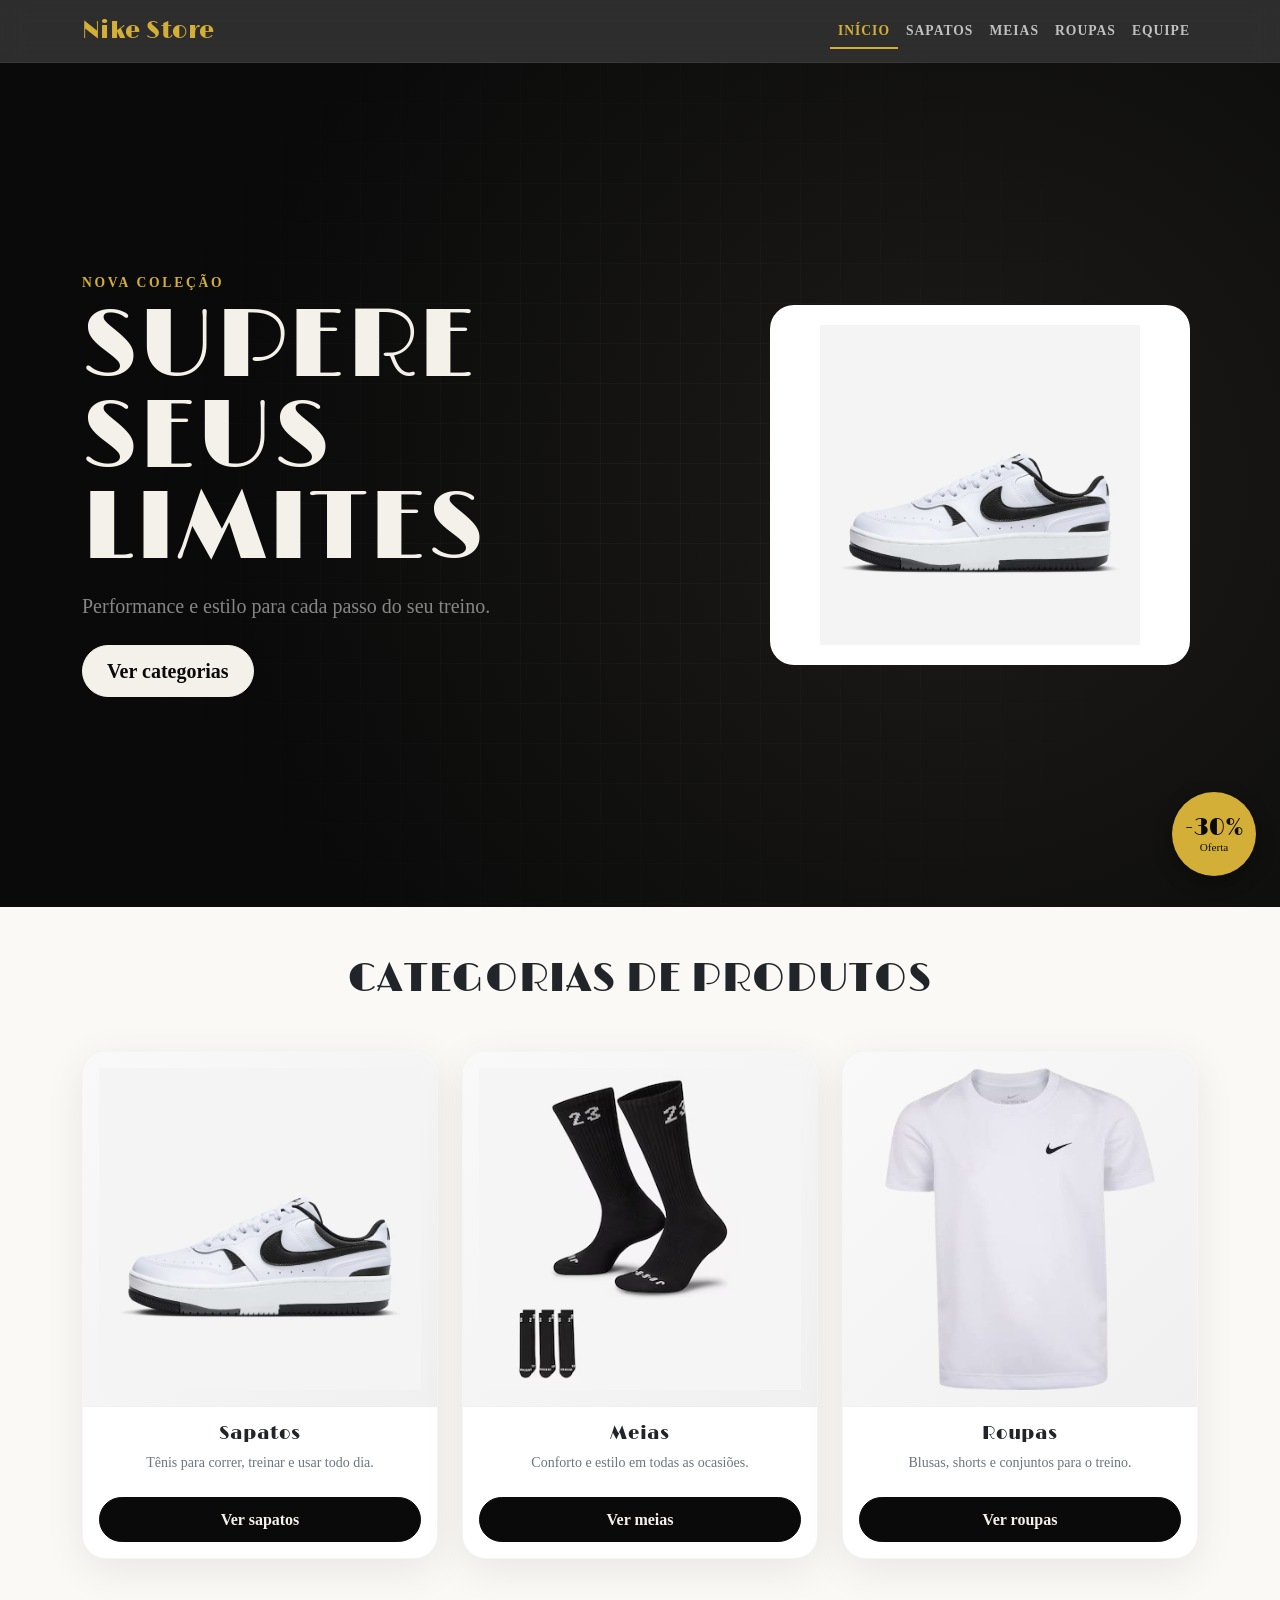
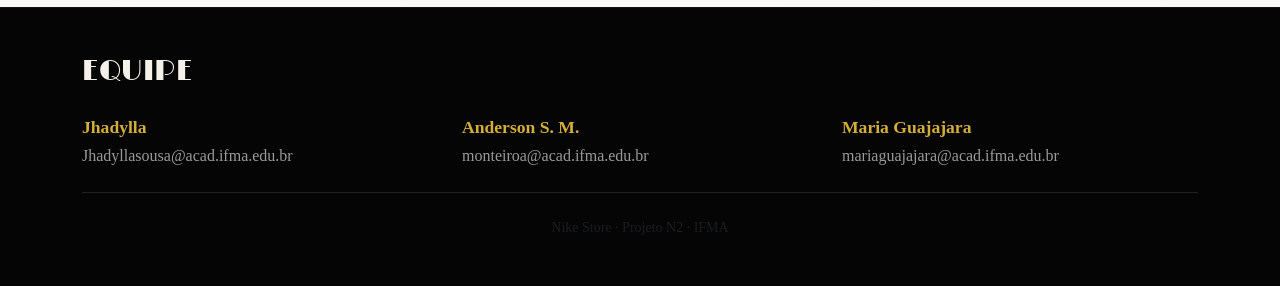
<file: index.html>
<!DOCTYPE html>
<html lang="pt-br">
<head>
  <meta charset="UTF-8">
  <meta name="viewport" content="width=device-width, initial-scale=1">
  <meta name="description" content="Nike Store: as melhores marcas de tênis, meias e roupas esportivas.">
  <title>Nike Store</title>

  <link rel="preconnect" href="https://fonts.googleapis.com">
  <link rel="preconnect" href="https://fonts.gstatic.com" crossorigin>
  <link href="https://fonts.googleapis.com/css2?family=Libre+Caslon+Condensed:wght@400;600;700&family=Limelight&display=swap" rel="stylesheet">
  <link href="https://cdn.jsdelivr.net/npm/bootstrap@5.3.3/dist/css/bootstrap.min.css" rel="stylesheet">
  
  <!-- Caminho do CSS dentro de assets -->
  <link rel="stylesheet" href="assets/css/style.css">
</head>
<body>
  <header>
    <nav class="navbar navbar-expand-md navbar-dark navbar-glass">
      <div class="container">
        <a class="navbar-brand" href="index.html">Nike Store</a>
        <button class="navbar-toggler" type="button" data-bs-toggle="collapse" data-bs-target="#menu"
                aria-controls="menu" aria-expanded="false" aria-label="Abrir menu">
          <span class="navbar-toggler-icon"></span>
        </button>
        <div class="collapse navbar-collapse" id="menu">
          <ul class="navbar-nav ms-auto">
            <li class="nav-item"><a class="nav-link active" aria-current="page" href="index.html">Início</a></li>
            <li class="nav-item"><a class="nav-link" href="pages/sapatos.html">Sapatos</a></li>
            <li class="nav-item"><a class="nav-link" href="pages/meia.html">Meias</a></li>
            <li class="nav-item"><a class="nav-link" href="pages/roupa.html">Roupas</a></li>
            <li class="nav-item"><a class="nav-link" href="#equipe">Equipe</a></li>
          </ul>
        </div>
      </div>
    </nav>
  </header>

  <main>
    <section id="inicio" class="hero-section text-white d-flex align-items-center py-5">
      <div class="container">
        <div class="row align-items-center g-4 gx-md-5">
          <div class="col-12 col-md-7 text-center text-md-start">
            <p class="hero-etiqueta fw-semibold mb-2">Nova Coleção</p>
            <h1 class="hero-titulo mb-3">Supere seus limites</h1>
            <p class="lead mb-4 text-white-50">Performance e estilo para cada passo do seu treino.</p>
            <a href="#produtos" class="btn btn-pedir btn-lg btn-pulso px-4 btn-hover-glow">Ver categorias</a>
          </div>

          <div class="col-12 col-md-5">
            <div class="carrossel-css hero-img" role="region" aria-label="Destaques da coleção">
              <div class="carrossel-trilho">
                <img src="assets/img/produtos/sapato-branco.avif" alt="Tênis Nike">
                <img src="assets/img/produtos/blusa-branca.png" alt="Blusa Nike">
                <img src="assets/img/produtos/meia-branca-kit.jpg" alt="Meias Nike">
                <img src="assets/img/produtos/sapato-branco.avif" alt="" aria-hidden="true">
              </div>
            </div>
          </div>
        </div>
      </div>
    </section>

    <section id="produtos" class="py-5">
      <div class="container">
        <h2 class="text-center mb-5 display-6 fw-normal text-uppercase tracking-wider">Categorias de produtos</h2>
        <div class="row g-4">
          
          <div class="col-12 col-md-6 col-lg-4">
            <article class="card card-premium h-100">
              <div class="img-box p-3 text-center">
                <img src="assets/img/produtos/sapato-branco.avif" class="img-fluid" alt="Tênis Nike brancos" loading="lazy">
              </div>
              <div class="card-body text-center d-flex flex-column">
                <h3 class="card-title h5 mb-2">Sapatos</h3>
                <p class="text-secondary small mb-4">Tênis para correr, treinar e usar todo dia.</p>
                <a href="pages/sapatos.html" class="btn btn-pedir w-100 mt-auto stretched-link" aria-label="Ver sapatos">Ver sapatos</a>
              </div>
            </article>
          </div>

          <div class="col-12 col-md-6 col-lg-4">
            <article class="card card-premium h-100">
              <div class="img-box p-3 text-center">
                <img src="assets/img/produtos/meia-preta-canu-alto.avif" class="img-fluid" alt="Meias Nike pretas de cano alto" loading="lazy">
              </div>
              <div class="card-body text-center d-flex flex-column">
                <h3 class="card-title h5 mb-2">Meias</h3>
                <p class="text-secondary small mb-4">Conforto e estilo em todas as ocasiões.</p>
                <a href="pages/meia.html" class="btn btn-pedir w-100 mt-auto stretched-link" aria-label="Ver meias">Ver meias</a>
              </div>
            </article>
          </div>

          <div class="col-12 col-md-6 col-lg-4">
            <article class="card card-premium h-100">
              <div class="img-box p-3 text-center">
                <img src="assets/img/produtos/blusa-branca.png" class="img-fluid" alt="Kit de roupas Nike" loading="lazy">
              </div>
              <div class="card-body text-center d-flex flex-column">
                <h3 class="card-title h5 mb-2">Roupas</h3>
                <p class="text-secondary small mb-4">Blusas, shorts e conjuntos para o treino.</p>
                <a href="pages/roupa.html" class="btn btn-pedir w-100 mt-auto stretched-link" aria-label="Ver roupas">Ver roupas</a>
              </div>
            </article>
          </div>

        </div>
      </div>
    </section>
  </main>

  <!-- ===== OFERTA RELÂMPAGO (100% CSS) ===== -->
  <!-- O input checkbox é o gatilho invisível -->
  <input type="checkbox" id="toggle-oferta" class="oferta-checkbox" aria-hidden="true">
  
  <div class="oferta-flutuante">
    <!-- O painel que abre/fecha -->
    <div class="oferta-painel-container">
      <div class="card oferta-painel shadow border-0">
        <div class="card-body text-center">
          <span class="badge text-bg-dark mb-2">Oferta relâmpago</span>
          <h2 class="h5 fw-bold">Até 30% de desconto em tênis selecionados</h2>
          <p class="mb-3">Por tempo limitado</p>
          <a href="pages/sapatos.html" id="ofertaBtn" class="btn btn-pedir w-100">Aproveitar agora</a>
        </div>
      </div>
    </div>

    <!-- A bolinha clicável (conectada ao checkbox pelo "for") -->
    <label for="toggle-oferta" class="oferta-bolinha" role="button" tabindex="0" aria-label="Abrir oferta relâmpago">
      <span class="oferta-pct">-30%</span>
      <small>Oferta</small>
    </label>
  </div>

  <footer id="equipe" class="footer-premium py-5">
    <div class="container">
      <h2 class="h3 text-uppercase mb-4 text-center text-md-start">Equipe</h2>
      <div class="row g-4 text-center text-md-start">
        <div class="col-12 col-md-4">
          <p class="membro-nome mb-1">Jhadylla</p>
          <a class="membro-email text-break" href="mailto:Jhadyllasousa@acad.ifma.edu.br">Jhadyllasousa@acad.ifma.edu.br</a>
        </div>
        <div class="col-12 col-md-4">
          <p class="membro-nome mb-1">Anderson S. M.</p>
          <a class="membro-email text-break" href="mailto:monteiroa@acad.ifma.edu.br">monteiroa@acad.ifma.edu.br</a>
        </div>
        <div class="col-12 col-md-4">
          <p class="membro-nome mb-1">Maria Guajajara</p>
          <a class="membro-email text-break" href="mailto:mariaguajajara@acad.ifma.edu.br">mariaguajajara@acad.ifma.edu.br</a>
        </div>
      </div>
      <hr class="border-secondary my-4">
      <p class="text-center text-muted small mb-0">Nike Store · Projeto N2 · IFMA</p>
    </div>
  </footer>

  <script src="https://cdn.jsdelivr.net/npm/bootstrap@5.3.3/dist/js/bootstrap.bundle.min.js"></script>
</body>
</html>
</file>
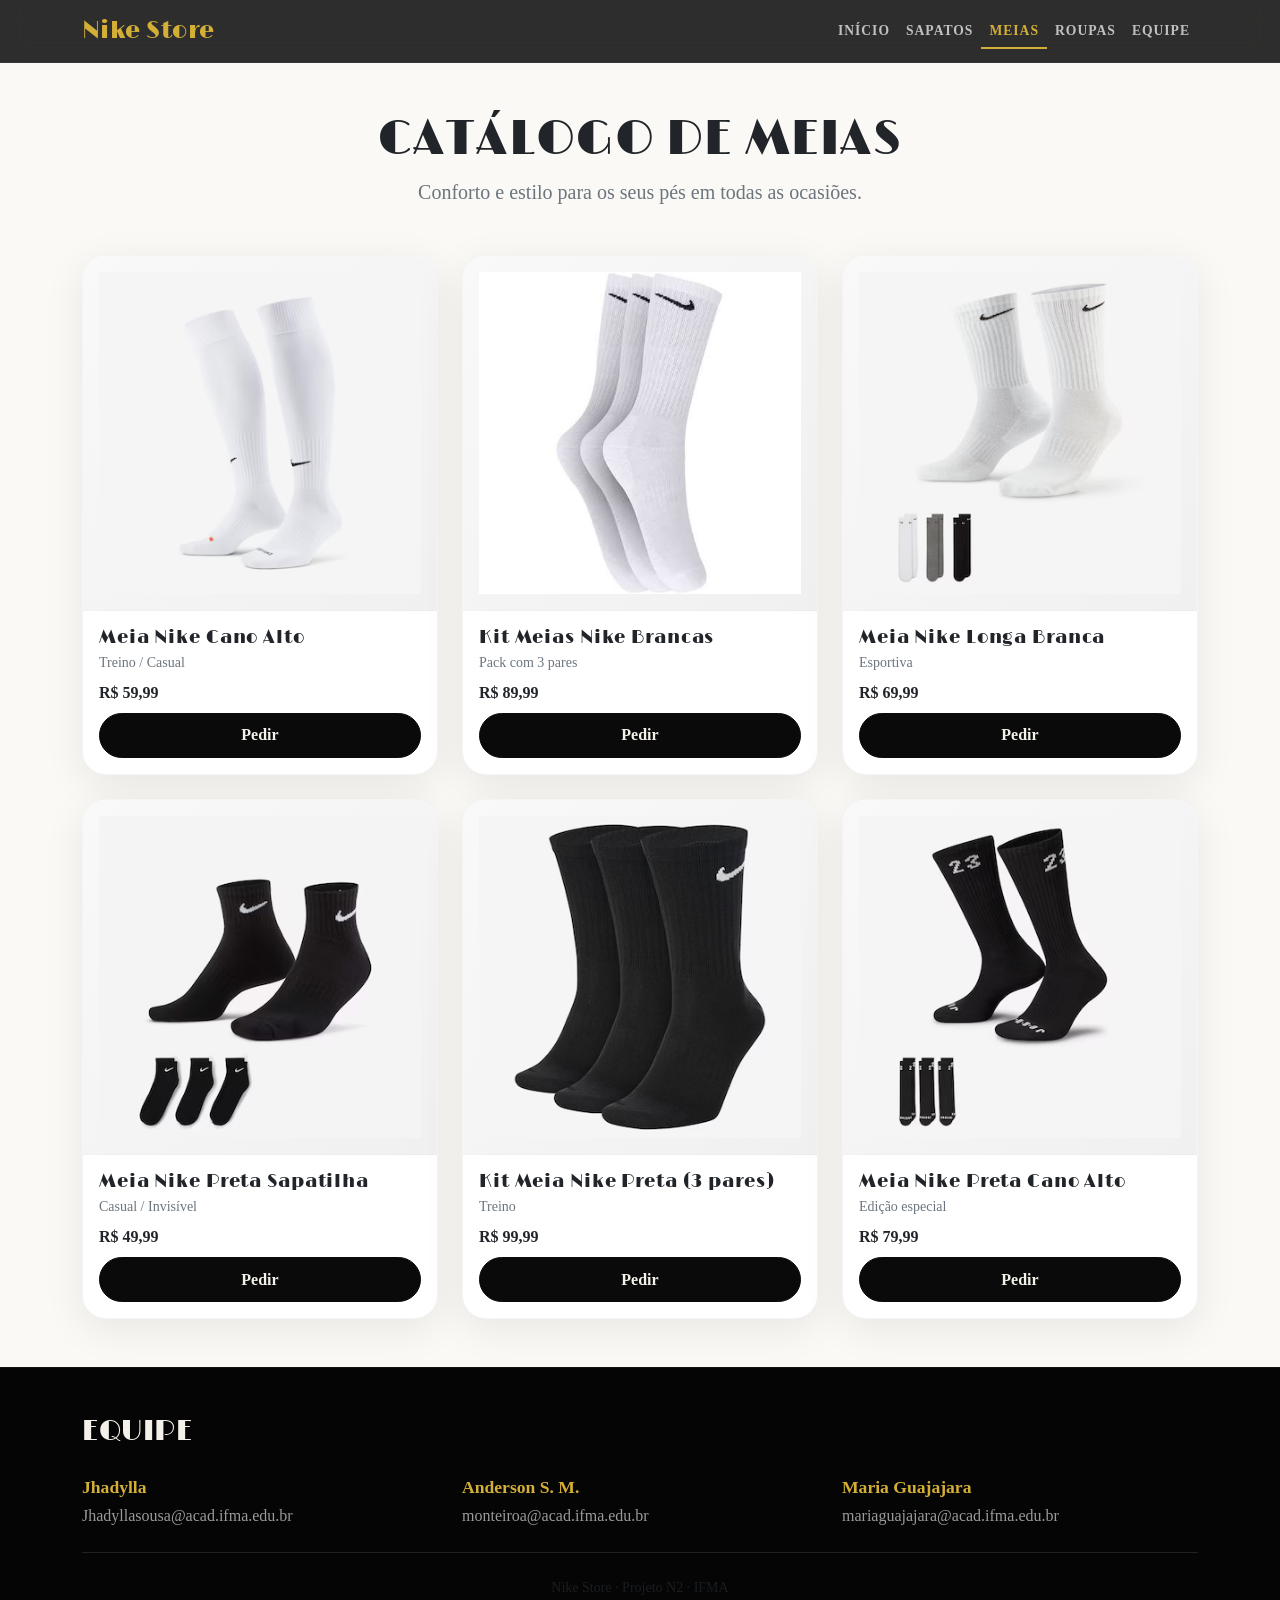
<file: pages/meia.html>
<!DOCTYPE html>
<html lang="pt-br">
<head>
  <meta charset="UTF-8">
  <meta name="viewport" content="width=device-width, initial-scale=1">
  <meta name="description" content="Meias Nike para treino e casual: cano alto, sapatilha e kits.">
  <title>Meias - Nike Store</title>

  <link rel="preconnect" href="https://fonts.googleapis.com">
  <link rel="preconnect" href="https://fonts.gstatic.com" crossorigin>
  <link href="https://fonts.googleapis.com/css2?family=Libre+Caslon+Condensed:wght@400;600;700&family=Limelight&display=swap" rel="stylesheet">
  <link href="https://cdn.jsdelivr.net/npm/bootstrap@5.3.3/dist/css/bootstrap.min.css" rel="stylesheet">
  <link rel="stylesheet" href="../assets/css/style.css">
</head>
<body>
  <header>
    <nav class="navbar navbar-expand-md navbar-dark navbar-glass">
      <div class="container">
        <a class="navbar-brand" href="../index.html">Nike Store</a>
        <button class="navbar-toggler" type="button" data-bs-toggle="collapse" data-bs-target="#menu"
                aria-controls="menu" aria-expanded="false" aria-label="Abrir menu">
          <span class="navbar-toggler-icon"></span>
        </button>
        <div class="collapse navbar-collapse" id="menu">
          <ul class="navbar-nav ms-auto">
            <li class="nav-item"><a class="nav-link" href="../index.html">Início</a></li>
            <li class="nav-item"><a class="nav-link" href="sapatos.html">Sapatos</a></li>
            <li class="nav-item"><a class="nav-link active" aria-current="page" href="meia.html">Meias</a></li>
            <li class="nav-item"><a class="nav-link" href="roupa.html">Roupas</a></li>
            <li class="nav-item"><a class="nav-link" href="#equipe">Equipe</a></li>
          </ul>
        </div>
      </div>
    </nav>
  </header>

  <main class="py-5">
    <div class="container">
      <div class="text-center mb-5">
        <h1 class="display-5 fw-normal text-uppercase tracking-wider">Catálogo de meias</h1>
        <p class="text-secondary lead">Conforto e estilo para os seus pés em todas as ocasiões.</p>
      </div>

      <div class="row row-cols-1 row-cols-md-2 row-cols-lg-3 g-4">
        
        <div class="col">
          <article class="card card-premium h-100">
            <div class="img-box p-3 text-center">
              <img src="../assets/img/produtos/meia-canu-alto.avif" class="img-fluid" alt="Meia Nike cano alto branca" loading="lazy">
            </div>
            <div class="card-body px-3 pt-3 d-flex flex-column">
              <h2 class="card-title h6 mb-1">Meia Nike Cano Alto</h2>
              <p class="text-secondary small mb-2">Treino / Casual</p>
              <p class="preco fw-bold mb-2 mt-auto">R$ 59,99</p>
              <button type="button" class="btn btn-pedir w-100" aria-label="Pedir Meia Nike Cano Alto">Pedir</button>
            </div>
          </article>
        </div>

        <div class="col">
          <article class="card card-premium h-100">
            <div class="img-box p-3 text-center">
              <img src="../assets/img/produtos/meia-branca-kit.jpg" class="img-fluid" alt="Kit de meias Nike brancas" loading="lazy">
            </div>
            <div class="card-body px-3 pt-3 d-flex flex-column">
              <h2 class="card-title h6 mb-1">Kit Meias Nike Brancas</h2>
              <p class="text-secondary small mb-2">Pack com 3 pares</p>
              <p class="preco fw-bold mb-2 mt-auto">R$ 89,99</p>
              <button type="button" class="btn btn-pedir w-100" aria-label="Pedir Kit Meias Nike Brancas">Pedir</button>
            </div>
          </article>
        </div>

        <div class="col">
          <article class="card card-premium h-100">
            <div class="img-box p-3 text-center">
              <img src="../assets/img/produtos/meia-longa.avif" class="img-fluid" alt="Meia Nike longa branca" loading="lazy">
            </div>
            <div class="card-body px-3 pt-3 d-flex flex-column">
              <h2 class="card-title h6 mb-1">Meia Nike Longa Branca</h2>
              <p class="text-secondary small mb-2">Esportiva</p>
              <p class="preco fw-bold mb-2 mt-auto">R$ 69,99</p>
              <button type="button" class="btn btn-pedir w-100" aria-label="Pedir Meia Nike Longa Branca">Pedir</button>
            </div>
          </article>
        </div>

        <div class="col">
          <article class="card card-premium h-100">
            <div class="img-box p-3 text-center">
              <img src="../assets/img/produtos/meia-preta.avif" class="img-fluid" alt="Meia Nike preta sapatilha" loading="lazy">
            </div>
            <div class="card-body px-3 pt-3 d-flex flex-column">
              <h2 class="card-title h6 mb-1">Meia Nike Preta Sapatilha</h2>
              <p class="text-secondary small mb-2">Casual / Invisível</p>
              <p class="preco fw-bold mb-2 mt-auto">R$ 49,99</p>
              <button type="button" class="btn btn-pedir w-100" aria-label="Pedir Meia Nike Preta Sapatilha">Pedir</button>
            </div>
          </article>
        </div>

        <div class="col">
          <article class="card card-premium h-100">
            <div class="img-box p-3 text-center">
              <img src="../assets/img/produtos/meia-preta2.avif" class="img-fluid" alt="Kit de meias Nike pretas" loading="lazy">
            </div>
            <div class="card-body px-3 pt-3 d-flex flex-column">
              <h2 class="card-title h6 mb-1">Kit Meia Nike Preta (3 pares)</h2>
              <p class="text-secondary small mb-2">Treino</p>
              <p class="preco fw-bold mb-2 mt-auto">R$ 99,99</p>
              <button type="button" class="btn btn-pedir w-100" aria-label="Pedir Kit Meia Nike Preta">Pedir</button>
            </div>
          </article>
        </div>

        <div class="col">
          <article class="card card-premium h-100">
            <div class="img-box p-3 text-center">
              <img src="../assets/img/produtos/meia-preta-canu-alto.avif" class="img-fluid" alt="Meia Nike preta cano alto" loading="lazy">
            </div>
            <div class="card-body px-3 pt-3 d-flex flex-column">
              <h2 class="card-title h6 mb-1">Meia Nike Preta Cano Alto</h2>
              <p class="text-secondary small mb-2">Edição especial</p>
              <p class="preco fw-bold mb-2 mt-auto">R$ 79,99</p>
              <button type="button" class="btn btn-pedir w-100" aria-label="Pedir Meia Nike Preta Cano Alto">Pedir</button>
            </div>
          </article>
        </div>

      </div>
    </div>
  </main>

  <footer id="equipe" class="footer-premium py-5">
    <div class="container">
      <h2 class="h3 text-uppercase mb-4 text-center text-md-start">Equipe</h2>
      <div class="row g-4 text-center text-md-start">
        <div class="col-12 col-md-4">
          <p class="membro-nome mb-1">Jhadylla</p>
          <a class="membro-email text-break" href="mailto:Jhadyllasousa@acad.ifma.edu.br">Jhadyllasousa@acad.ifma.edu.br</a>
        </div>
        <div class="col-12 col-md-4">
          <p class="membro-nome mb-1">Anderson S. M.</p>
          <a class="membro-email text-break" href="mailto:monteiroa@acad.ifma.edu.br">monteiroa@acad.ifma.edu.br</a>
        </div>
        <div class="col-12 col-md-4">
          <p class="membro-nome mb-1">Maria Guajajara</p>
          <a class="membro-email text-break" href="mailto:mariaguajajara@acad.ifma.edu.br">mariaguajajara@acad.ifma.edu.br</a>
        </div>
      </div>
      <hr class="border-secondary my-4">
      <p class="text-center text-muted small mb-0">Nike Store · Projeto N2 · IFMA</p>
    </div>
  </footer>

  <script src="https://cdn.jsdelivr.net/npm/bootstrap@5.3.3/dist/js/bootstrap.bundle.min.js"></script>
</body>
</html>
</file>
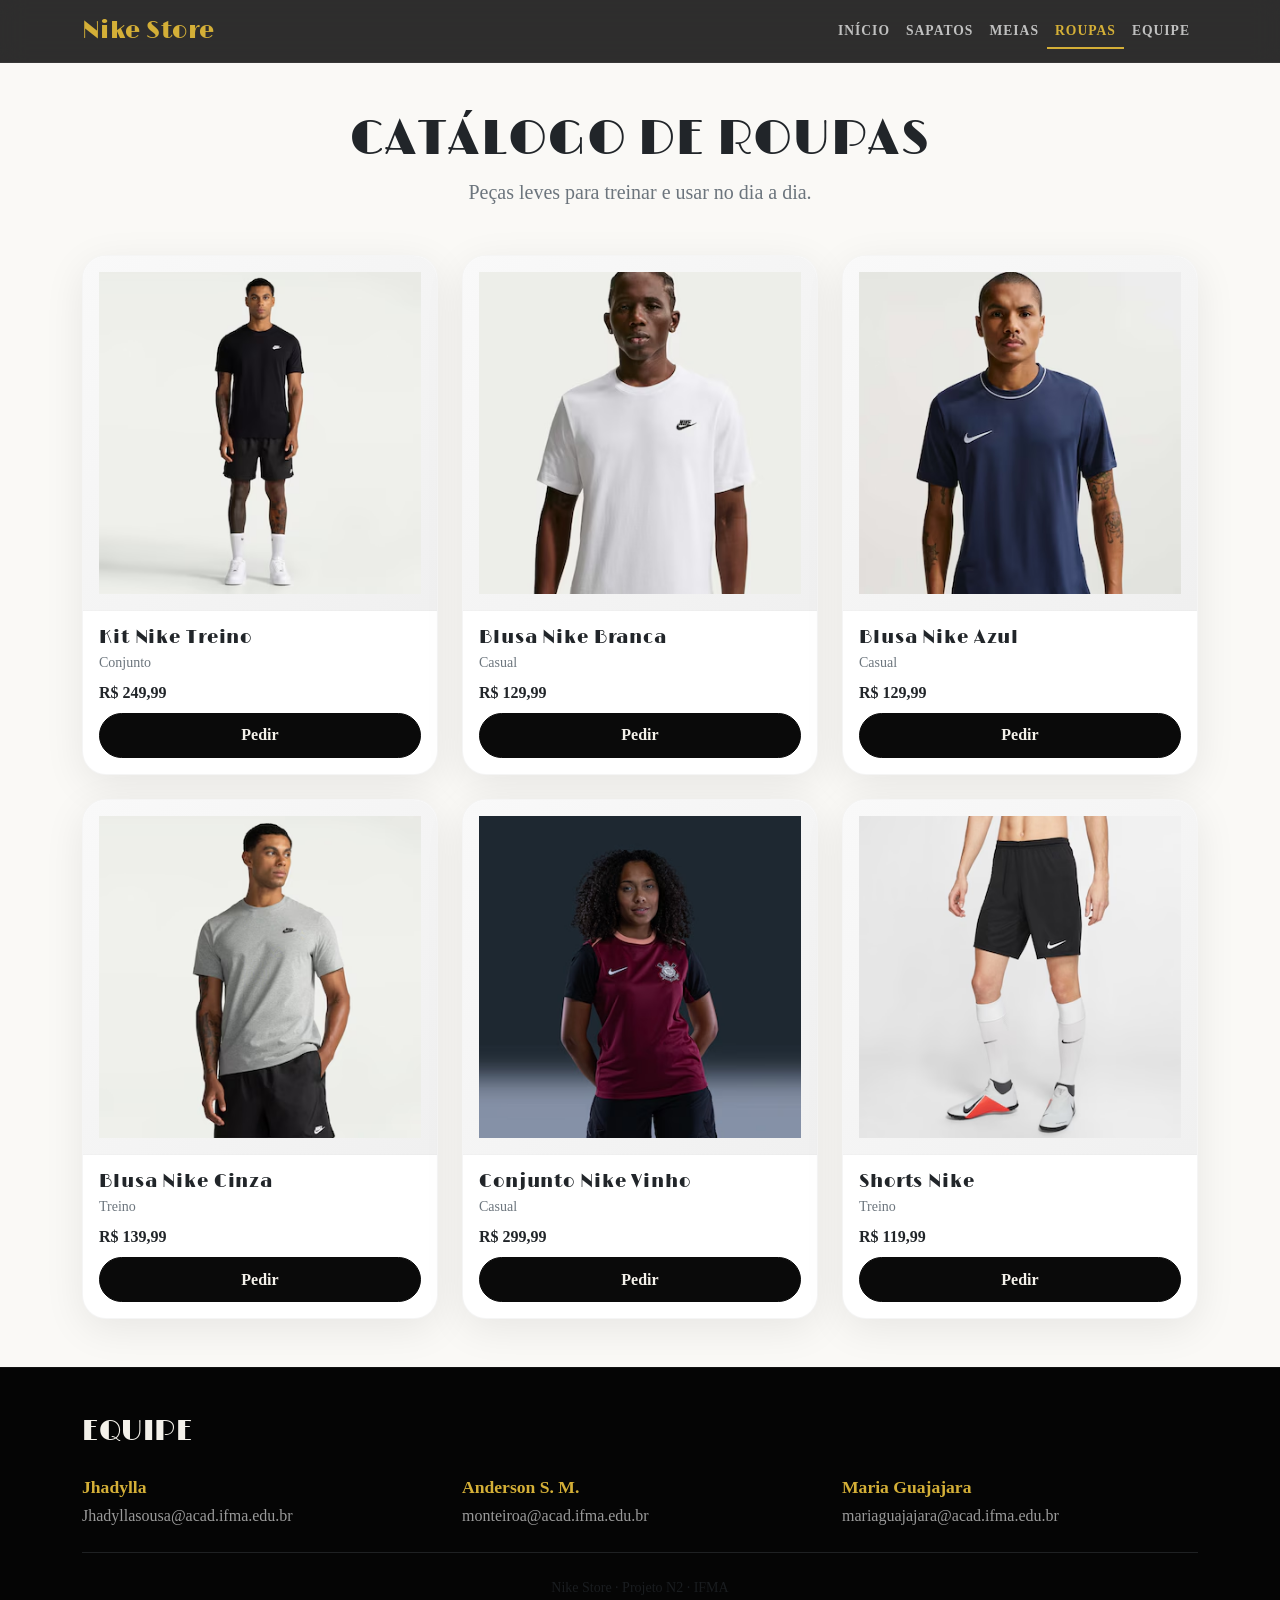
<file: pages/roupa.html>
<!DOCTYPE html>
<html lang="pt-br">
<head>
  <meta charset="UTF-8">
  <meta name="viewport" content="width=device-width, initial-scale=1">
  <meta name="description" content="Roupas Nike para treino: conjuntos, shorts e blusas.">
  <title>Roupas - Nike Store</title>

  <link rel="preconnect" href="https://fonts.googleapis.com">
  <link rel="preconnect" href="https://fonts.gstatic.com" crossorigin>
  <link href="https://fonts.googleapis.com/css2?family=Libre+Caslon+Condensed:wght@400;600;700&family=Limelight&display=swap" rel="stylesheet">
  <link href="https://cdn.jsdelivr.net/npm/bootstrap@5.3.3/dist/css/bootstrap.min.css" rel="stylesheet">
  <link rel="stylesheet" href="../assets/css/style.css">
</head>
<body>
  <header>
    <nav class="navbar navbar-expand-md navbar-dark navbar-glass">
      <div class="container">
        <a class="navbar-brand" href="../index.html">Nike Store</a>
        <button class="navbar-toggler" type="button" data-bs-toggle="collapse" data-bs-target="#menu"
                aria-controls="menu" aria-expanded="false" aria-label="Abrir menu">
          <span class="navbar-toggler-icon"></span>
        </button>
        <div class="collapse navbar-collapse" id="menu">
          <ul class="navbar-nav ms-auto">
            <li class="nav-item"><a class="nav-link" href="../index.html">Início</a></li>
            <li class="nav-item"><a class="nav-link" href="sapatos.html">Sapatos</a></li>
            <li class="nav-item"><a class="nav-link" href="meia.html">Meias</a></li>
            <li class="nav-item"><a class="nav-link active" aria-current="page" href="roupa.html">Roupas</a></li>
            <li class="nav-item"><a class="nav-link" href="#equipe">Equipe</a></li>
          </ul>
        </div>
      </div>
    </nav>
  </header>

  <main class="py-5">
    <div class="container">
      <div class="text-center mb-5">
        <h1 class="display-5 fw-normal text-uppercase tracking-wider">Catálogo de roupas</h1>
        <p class="text-secondary lead">Peças leves para treinar e usar no dia a dia.</p>
      </div>

      <div class="row row-cols-1 row-cols-md-2 row-cols-lg-3 g-4">
        
        <div class="col">
          <article class="card card-premium h-100">
            <div class="img-box p-3 text-center">
              <img src="../assets/img/produtos/roupa-kit.avif" class="img-fluid" alt="Kit de roupas Nike" loading="lazy">
            </div>
            <div class="card-body px-3 pt-3 d-flex flex-column">
              <h2 class="card-title h6 mb-1">Kit Nike Treino</h2>
              <p class="text-secondary small mb-2">Conjunto</p>
              <p class="preco fw-bold mb-2 mt-auto">R$ 249,99</p>
              <button type="button" class="btn btn-pedir w-100" aria-label="Pedir Kit Nike Treino">Pedir</button>
            </div>
          </article>
        </div>

        <div class="col">
          <article class="card card-premium h-100">
            <div class="img-box p-3 text-center">
              <img src="../assets/img/produtos/blusa-branca.avif" class="img-fluid" alt="Blusa Nike branca" loading="lazy">
            </div>
            <div class="card-body px-3 pt-3 d-flex flex-column">
              <h2 class="card-title h6 mb-1">Blusa Nike Branca</h2>
              <p class="text-secondary small mb-2">Casual</p>
              <p class="preco fw-bold mb-2 mt-auto">R$ 129,99</p>
              <button type="button" class="btn btn-pedir w-100" aria-label="Pedir Blusa Nike Branca">Pedir</button>
            </div>
          </article>
        </div>

        <div class="col">
          <article class="card card-premium h-100">
            <div class="img-box p-3 text-center">
              <img src="../assets/img/produtos/blusa-azul.avif" class="img-fluid" alt="Blusa Nike azul" loading="lazy">
            </div>
            <div class="card-body px-3 pt-3 d-flex flex-column">
              <h2 class="card-title h6 mb-1">Blusa Nike Azul</h2>
              <p class="text-secondary small mb-2">Casual</p>
              <p class="preco fw-bold mb-2 mt-auto">R$ 129,99</p>
              <button type="button" class="btn btn-pedir w-100" aria-label="Pedir Blusa Nike Azul">Pedir</button>
            </div>
          </article>
        </div>

        <div class="col">
          <article class="card card-premium h-100">
            <div class="img-box p-3 text-center">
              <img src="../assets/img/produtos/blusa-cinza.avif" class="img-fluid" alt="Blusa Nike cinza" loading="lazy">
            </div>
            <div class="card-body px-3 pt-3 d-flex flex-column">
              <h2 class="card-title h6 mb-1">Blusa Nike Cinza</h2>
              <p class="text-secondary small mb-2">Treino</p>
              <p class="preco fw-bold mb-2 mt-auto">R$ 139,99</p>
              <button type="button" class="btn btn-pedir w-100" aria-label="Pedir Blusa Nike Cinza">Pedir</button>
            </div>
          </article>
        </div>

        <div class="col">
          <article class="card card-premium h-100">
            <div class="img-box p-3 text-center">
              <img src="../assets/img/produtos/roupa-vinho.avif" class="img-fluid" alt="Conjunto Nike vinho" loading="lazy">
            </div>
            <div class="card-body px-3 pt-3 d-flex flex-column">
              <h2 class="card-title h6 mb-1">Conjunto Nike Vinho</h2>
              <p class="text-secondary small mb-2">Casual</p>
              <p class="preco fw-bold mb-2 mt-auto">R$ 299,99</p>
              <button type="button" class="btn btn-pedir w-100" aria-label="Pedir Conjunto Nike Vinho">Pedir</button>
            </div>
          </article>
        </div>

        <div class="col">
          <article class="card card-premium h-100">
            <div class="img-box p-3 text-center">
              <img src="../assets/img/produtos/shot.avif" class="img-fluid" alt="Shorts Nike" loading="lazy">
            </div>
            <div class="card-body px-3 pt-3 d-flex flex-column">
              <h2 class="card-title h6 mb-1">Shorts Nike</h2>
              <p class="text-secondary small mb-2">Treino</p>
              <p class="preco fw-bold mb-2 mt-auto">R$ 119,99</p>
              <button type="button" class="btn btn-pedir w-100" aria-label="Pedir Shorts Nike">Pedir</button>
            </div>
          </article>
        </div>

      </div>
    </div>
  </main>

  <footer id="equipe" class="footer-premium py-5">
    <div class="container">
      <h2 class="h3 text-uppercase mb-4 text-center text-md-start">Equipe</h2>
      <div class="row g-4 text-center text-md-start">
        <div class="col-12 col-md-4">
          <p class="membro-nome mb-1">Jhadylla</p>
          <a class="membro-email text-break" href="mailto:Jhadyllasousa@acad.ifma.edu.br">Jhadyllasousa@acad.ifma.edu.br</a>
        </div>
        <div class="col-12 col-md-4">
          <p class="membro-nome mb-1">Anderson S. M.</p>
          <a class="membro-email text-break" href="mailto:monteiroa@acad.ifma.edu.br">monteiroa@acad.ifma.edu.br</a>
        </div>
        <div class="col-12 col-md-4">
          <p class="membro-nome mb-1">Maria Guajajara</p>
          <a class="membro-email text-break" href="mailto:mariaguajajara@acad.ifma.edu.br">mariaguajajara@acad.ifma.edu.br</a>
        </div>
      </div>
      <hr class="border-secondary my-4">
      <p class="text-center text-muted small mb-0">Nike Store · Projeto N2 · IFMA</p>
    </div>
  </footer>

  <script src="https://cdn.jsdelivr.net/npm/bootstrap@5.3.3/dist/js/bootstrap.bundle.min.js"></script>
</body>
</html>
</file>
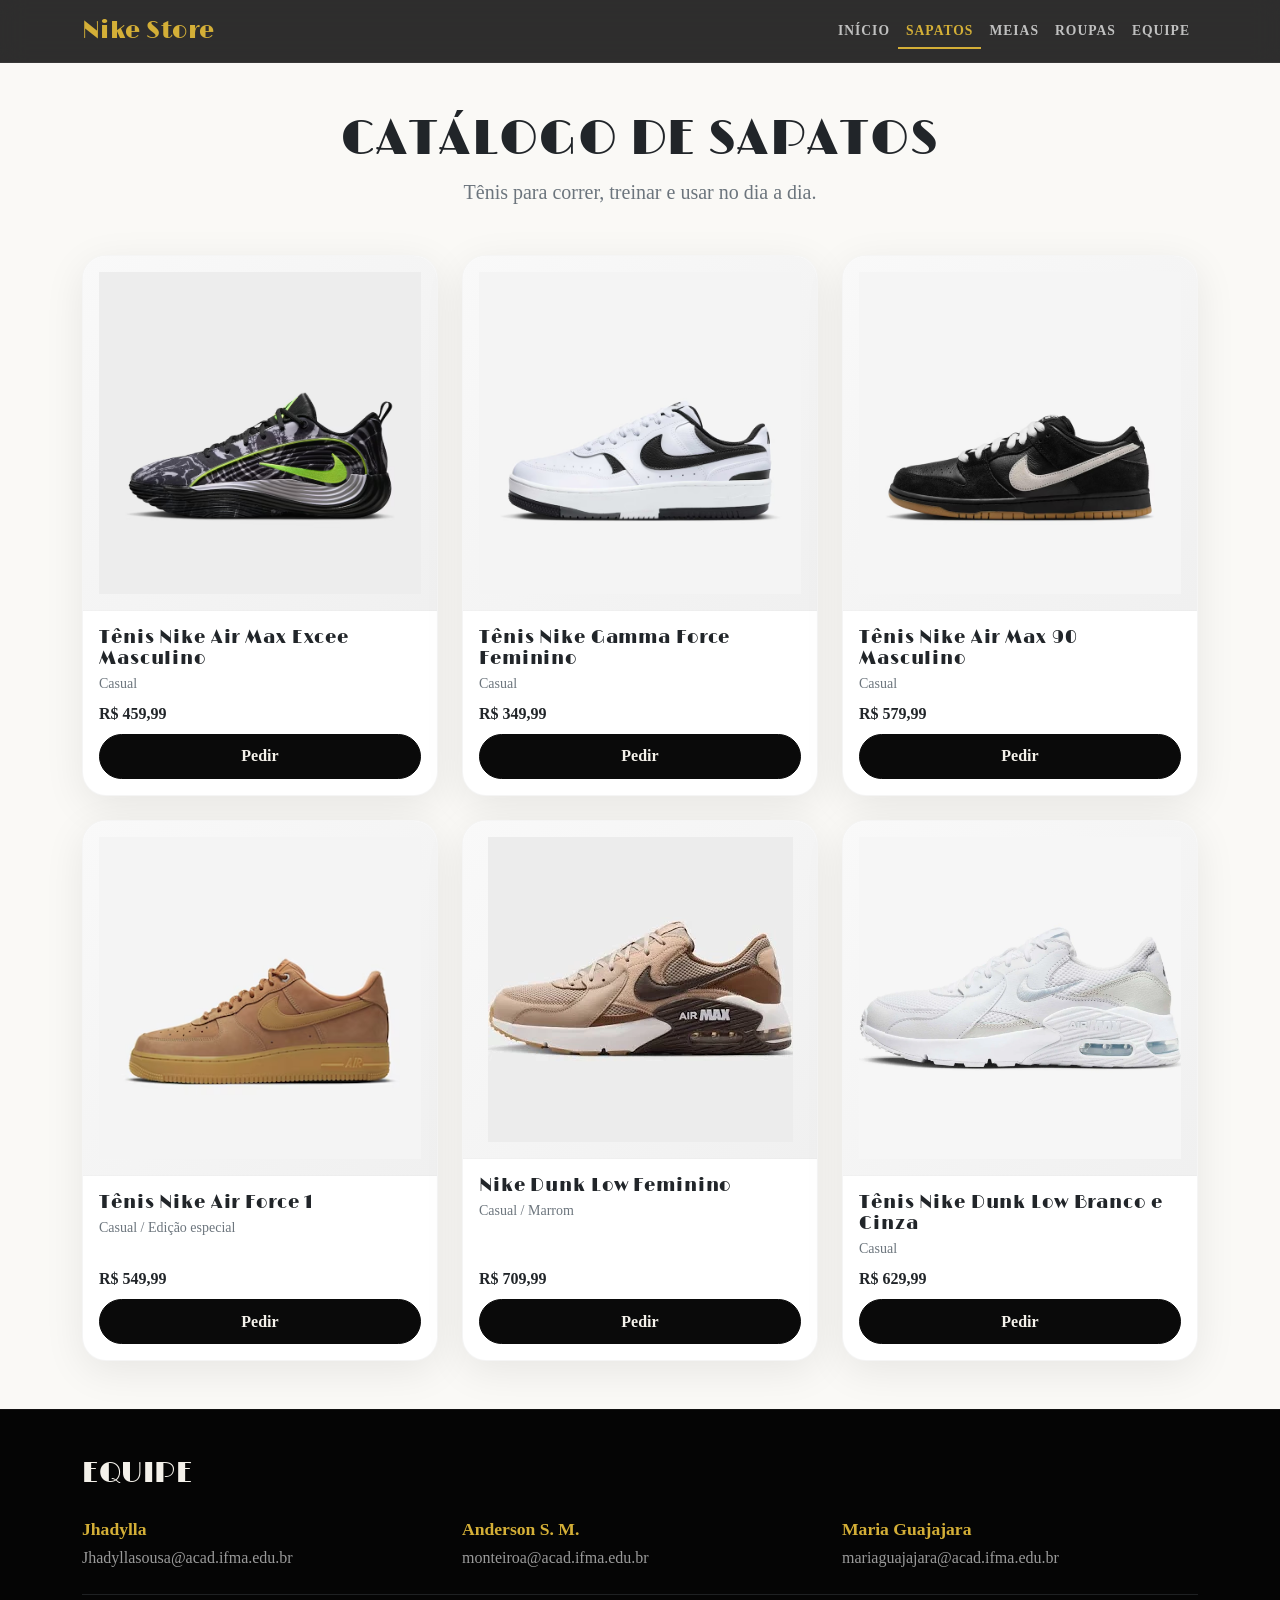
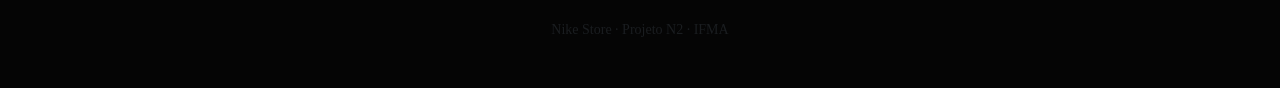
<file: pages/sapatos.html>
<!DOCTYPE html>
<html lang="pt-br">
<head>
  <meta charset="UTF-8">
  <meta name="viewport" content="width=device-width, initial-scale=1">
  <meta name="description" content="Catálogo de tênis Nike: Air Max, Gamma Force, Air Force 1 e Dunk Low.">
  <title>Sapatos - Nike Store</title>

  <link rel="preconnect" href="https://fonts.googleapis.com">
  <link rel="preconnect" href="https://fonts.gstatic.com" crossorigin>
  <link href="https://fonts.googleapis.com/css2?family=Libre+Caslon+Condensed:wght@400;600;700&family=Limelight&display=swap" rel="stylesheet">
  <link href="https://cdn.jsdelivr.net/npm/bootstrap@5.3.3/dist/css/bootstrap.min.css" rel="stylesheet">
  
  <!-- Caminho do CSS: volta um nível (../) e entra em assets -->
  <link rel="stylesheet" href="../assets/css/style.css">
</head>
<body>
  <header>
    <nav class="navbar navbar-expand-md navbar-dark navbar-glass">
      <div class="container">
        <a class="navbar-brand" href="../index.html">Nike Store</a>
        <button class="navbar-toggler" type="button" data-bs-toggle="collapse" data-bs-target="#menu"
                aria-controls="menu" aria-expanded="false" aria-label="Abrir menu">
          <span class="navbar-toggler-icon"></span>
        </button>
        <div class="collapse navbar-collapse" id="menu">
          <ul class="navbar-nav ms-auto">
            <li class="nav-item"><a class="nav-link" href="../index.html">Início</a></li>
            <li class="nav-item"><a class="nav-link active" aria-current="page" href="sapatos.html">Sapatos</a></li>
            <li class="nav-item"><a class="nav-link" href="meia.html">Meias</a></li>
            <li class="nav-item"><a class="nav-link" href="roupa.html">Roupas</a></li>
            <li class="nav-item"><a class="nav-link" href="#equipe">Equipe</a></li>
          </ul>
        </div>
      </div>
    </nav>
  </header>

  <main class="py-5">
    <div class="container">
      <div class="text-center mb-5">
        <h1 class="display-5 fw-normal text-uppercase tracking-wider">Catálogo de sapatos</h1>
        <p class="text-secondary lead">Tênis para correr, treinar e usar no dia a dia.</p>
      </div>

      <div class="row row-cols-1 row-cols-md-2 row-cols-lg-3 g-4">
        
        <div class="col">
          <article class="card card-premium h-100">
            <div class="img-box p-3 text-center">
              <img src="../assets/img/produtos/sapato-verde.avif" class="img-fluid" alt="Tênis Nike Air Max Excee verde" loading="lazy">
            </div>
            <div class="card-body px-3 pt-3 d-flex flex-column">
              <h2 class="card-title h6 mb-1">Tênis Nike Air Max Excee Masculino</h2>
              <p class="text-secondary small mb-2">Casual</p>
              <p class="preco fw-bold mb-2 mt-auto">R$ 459,99</p>
              <button type="button" class="btn btn-pedir w-100" aria-label="Pedir Tênis Nike Air Max Excee">Pedir</button>
            </div>
          </article>
        </div>

        <div class="col">
          <article class="card card-premium h-100">
            <div class="img-box p-3 text-center">
              <img src="../assets/img/produtos/sapato-branco.avif" class="img-fluid" alt="Tênis Nike Gamma Force branco" loading="lazy">
            </div>
            <div class="card-body px-3 pt-3 d-flex flex-column">
              <h2 class="card-title h6 mb-1">Tênis Nike Gamma Force Feminino</h2>
              <p class="text-secondary small mb-2">Casual</p>
              <p class="preco fw-bold mb-2 mt-auto">R$ 349,99</p>
              <button type="button" class="btn btn-pedir w-100" aria-label="Pedir Tênis Nike Gamma Force">Pedir</button>
            </div>
          </article>
        </div>

        <div class="col">
          <article class="card card-premium h-100">
            <div class="img-box p-3 text-center">
              <img src="../assets/img/produtos/sapato-preto.avif" class="img-fluid" alt="Tênis Nike Air Max 90 preto" loading="lazy">
            </div>
            <div class="card-body px-3 pt-3 d-flex flex-column">
              <h2 class="card-title h6 mb-1">Tênis Nike Air Max 90 Masculino</h2>
              <p class="text-secondary small mb-2">Casual</p>
              <p class="preco fw-bold mb-2 mt-auto">R$ 579,99</p>
              <button type="button" class="btn btn-pedir w-100" aria-label="Pedir Tênis Nike Air Max 90">Pedir</button>
            </div>
          </article>
        </div>

        <div class="col">
          <article class="card card-premium h-100">
            <div class="img-box p-3 text-center">
              <img src="../assets/img/produtos/sapato-laranja.avif" class="img-fluid" alt="Tênis Nike Air Force 1 laranja" loading="lazy">
            </div>
            <div class="card-body px-3 pt-3 d-flex flex-column">
              <h2 class="card-title h6 mb-1">Tênis Nike Air Force 1</h2>
              <p class="text-secondary small mb-2">Casual / Edição especial</p>
              <p class="preco fw-bold mb-2 mt-auto">R$ 549,99</p>
              <button type="button" class="btn btn-pedir w-100" aria-label="Pedir Tênis Nike Air Force 1">Pedir</button>
            </div>
          </article>
        </div>

        <div class="col">
          <article class="card card-premium h-100">
            <div class="img-box p-3 text-center">
              <img src="../assets/img/produtos/Sapato-Marrom.webp" class="img-fluid" alt="Tênis Nike Dunk Low marrom" loading="lazy">
            </div>
            <div class="card-body px-3 pt-3 d-flex flex-column">
              <h2 class="card-title h6 mb-1">Nike Dunk Low Feminino</h2>
              <p class="text-secondary small mb-2">Casual / Marrom</p>
              <p class="preco fw-bold mb-2 mt-auto">R$ 709,99</p>
              <button type="button" class="btn btn-pedir w-100" aria-label="Pedir Nike Dunk Low Feminino">Pedir</button>
            </div>
          </article>
        </div>

        <div class="col">
          <article class="card card-premium h-100">
            <div class="img-box p-3 text-center">
              <img src="../assets/img/produtos/shopping.webp" class="img-fluid" alt="Tênis Nike Dunk Low branco e cinza" loading="lazy">
            </div>
            <div class="card-body px-3 pt-3 d-flex flex-column">
              <h2 class="card-title h6 mb-1">Tênis Nike Dunk Low Branco e Cinza</h2>
              <p class="text-secondary small mb-2">Casual</p>
              <p class="preco fw-bold mb-2 mt-auto">R$ 629,99</p>
              <button type="button" class="btn btn-pedir w-100" aria-label="Pedir Tênis Nike Dunk Low Branco e Cinza">Pedir</button>
            </div>
          </article>
        </div>

      </div>
    </div>
  </main>

  <footer id="equipe" class="footer-premium py-5">
    <div class="container">
      <h2 class="h3 text-uppercase mb-4 text-center text-md-start">Equipe</h2>
      <div class="row g-4 text-center text-md-start">
        <div class="col-12 col-md-4">
          <p class="membro-nome mb-1">Jhadylla</p>
          <a class="membro-email text-break" href="mailto:Jhadyllasousa@acad.ifma.edu.br">Jhadyllasousa@acad.ifma.edu.br</a>
        </div>
        <div class="col-12 col-md-4">
          <p class="membro-nome mb-1">Anderson S. M.</p>
          <a class="membro-email text-break" href="mailto:monteiroa@acad.ifma.edu.br">monteiroa@acad.ifma.edu.br</a>
        </div>
        <div class="col-12 col-md-4">
          <p class="membro-nome mb-1">Maria Guajajara</p>
          <a class="membro-email text-break" href="mailto:mariaguajajara@acad.ifma.edu.br">mariaguajajara@acad.ifma.edu.br</a>
        </div>
      </div>
      <hr class="border-secondary my-4">
      <p class="text-center text-muted small mb-0">Nike Store · Projeto N2 · IFMA</p>
    </div>
  </footer>

  <script src="https://cdn.jsdelivr.net/npm/bootstrap@5.3.3/dist/js/bootstrap.bundle.min.js"></script>
</body>
</html>
</file>
<file: assets/css/style.css>
/* =========================================
   PALETA EDITORIAL PREMIUM
   ========================================= */
:root {
  --nike-creme: #f4f1ea;
  --nike-creme-hover: #dfd9cc;
  --nike-dourado: #d4af37;
  --nike-dourado-escuro: #8a6d00;
  --nike-preto: #0a0a0a;
  --nike-card-img: #f5f5f5;
  --altura-navbar: 56px;
  --nike-cinza-texto: #9a9a9a;
  
  --font-titulo: "Limelight", serif;
  --font-texto: "Libre Caslon Condensed", serif;
  --bs-body-font-family: var(--font-texto);
  
  --shadow-soft: 0 10px 40px rgba(0, 0, 0, 0.08);
  --shadow-glow: 0 0 30px rgba(212, 175, 55, 0.15);
  --radius-lg: 1.5rem;
}

html, body {
  overflow-x: hidden;
  overflow-x: clip;
  background-color: #faf9f6;
}

h1, h2, h3, h4, h5, h6, .navbar-brand {
  font-family: var(--font-titulo);
  font-weight: 400;
  letter-spacing: 0.02em;
}

/* =========================================
   NAVBAR GLASSMORPHISM
   ========================================= */
.navbar-glass {
  background: rgba(10, 10, 10, 0.85) !important;
  backdrop-filter: blur(12px);
  -webkit-backdrop-filter: blur(12px);
  border-bottom: 1px solid rgba(255, 255, 255, 0.05);
  transition: all 0.3s ease;
}
.navbar-brand {
  color: var(--nike-dourado) !important;
  font-size: 1.5rem;
  transition: transform 0.3s ease;
}
.navbar-brand:hover {
  transform: scale(1.05);
}
.navbar .nav-link {
  color: rgba(255, 255, 255, 0.7) !important;
  font-weight: 600;
  text-transform: uppercase;
  font-size: 0.85rem;
  letter-spacing: 1px;
  transition: color 0.3s ease, transform 0.3s ease;
  position: relative;
}
.navbar .nav-link::after {
  content: '';
  position: absolute;
  bottom: 0;
  left: 50%;
  width: 0;
  height: 2px;
  background: var(--nike-dourado);
  transition: width 0.3s ease, left 0.3s ease;
}
.navbar .nav-link:hover::after,
.navbar .nav-link.active::after {
  width: 100%;
  left: 0;
}
.navbar .nav-link:hover,
.navbar .nav-link.active {
  color: var(--nike-dourado) !important;
}

/* =========================================
   HERO SECTION PREMIUM
   ========================================= */
.hero-section {
  min-height: calc(100vh - var(--altura-navbar));
  background: radial-gradient(circle at 75% 50%, #1c1b18 0%, var(--nike-preto) 70%);
  position: relative;
  overflow: hidden;
}
.hero-section::before {
  content: '';
  position: absolute;
  inset: 0;
  background-image: 
    linear-gradient(rgba(255, 255, 255, 0.03) 1px, transparent 1px),
    linear-gradient(90deg, rgba(255, 255, 255, 0.03) 1px, transparent 1px);
  background-size: 40px 40px;
  mask-image: radial-gradient(circle at center, black, transparent 80%);
  pointer-events: none;
}
.hero-etiqueta {
  color: var(--nike-dourado);
  letter-spacing: 0.2em;
  text-transform: uppercase;
  font-size: 0.85rem;
}
.hero-titulo {
  color: var(--nike-creme);
  font-size: clamp(2.5rem, 8vw, 6rem);
  line-height: 0.95;
  text-transform: uppercase;
  animation: subir 0.8s cubic-bezier(0.16, 1, 0.3, 1) both;
}

/* =========================================
   BOTÕES PREMIUM
   ========================================= */
.btn-pedir {
  --bs-btn-color: var(--nike-preto);
  --bs-btn-bg: var(--nike-creme);
  --bs-btn-border-color: var(--nike-creme);
  --bs-btn-hover-color: var(--nike-preto);
  --bs-btn-hover-bg: var(--nike-dourado);
  --bs-btn-hover-border-color: var(--nike-dourado);
  font-weight: 700;
  border-radius: 50rem;
  padding: 0.6rem 1.5rem;
  transition: all 0.3s cubic-bezier(0.16, 1, 0.3, 1);
}
.btn-hover-glow:hover {
  box-shadow: 0 0 25px rgba(212, 175, 55, 0.4);
  transform: translateY(-2px);
}
.btn-pedir:active {
  transform: scale(0.97);
}

/* =========================================
   CARDS PREMIUM
   ========================================= */
.card-premium {
  position: relative;
  background: #ffffff;
  border: 1px solid rgba(0, 0, 0, 0.04);
  border-radius: var(--radius-lg);
  overflow: hidden;
  box-shadow: var(--shadow-soft);
  transition: all 0.4s cubic-bezier(0.16, 1, 0.3, 1);
}
.card-premium:hover {
  transform: translateY(-8px);
  box-shadow: 0 20px 40px rgba(0, 0, 0, 0.12), var(--shadow-glow);
  border-color: rgba(212, 175, 55, 0.3);
}
.card-premium .img-box {
  background: linear-gradient(135deg, #f9f9f9 0%, #f0f0f0 100%);
  border-bottom: 1px solid rgba(0, 0, 0, 0.03);
  padding: 2rem;
}
.card-premium .img-box img {
  transition: transform 0.6s cubic-bezier(0.16, 1, 0.3, 1);
}
.card-premium:hover .img-box img {
  transform: scale(1.1);
}
.card-premium .card-title {
  font-size: 1.1rem;
  letter-spacing: 0.05em;
  margin-bottom: 0.5rem;
}
.card-premium .btn-pedir {
  --bs-btn-color: var(--nike-creme);
  --bs-btn-bg: var(--nike-preto);
  --bs-btn-border-color: var(--nike-preto);
  --bs-btn-hover-bg: var(--nike-dourado);
  --bs-btn-hover-border-color: var(--nike-dourado);
  border-radius: 50rem;
}

/* =========================================
   CARROSSEL
   ========================================= */
.carrossel-css {
  width: 100%;
  max-width: 420px;
  margin: 0 auto;
  overflow: hidden;
  border-radius: var(--radius-lg);
  background-color: #ffffff;
}
.carrossel-trilho {
  display: flex;
  width: 400%;
  animation: deslizar 9s infinite ease-in-out;
}
.carrossel-trilho img {
  width: 25%;
  height: 360px;
  object-fit: contain;
  padding: 20px;
}
.carrossel-css:hover .carrossel-trilho {
  animation-play-state: paused;
}

/* =========================================
   FOOTER PREMIUM
   ========================================= */
.footer-premium {
  background-color: #050505;
  color: var(--nike-creme);
  border-top: 1px solid rgba(255, 255, 255, 0.05);
}
.footer-premium .membro-nome {
  font-weight: 700;
  color: var(--nike-dourado);
  font-size: 1.1rem;
}
.footer-premium .membro-email {
  color: var(--nike-cinza-texto);
  text-decoration: none;
  transition: color 0.3s ease;
}
.footer-premium .membro-email:hover {
  color: var(--nike-dourado);
}

/* =========================================
   OFERTA RELÂMPAGO (100% CSS)
   ========================================= */
.oferta-checkbox {
  display: none;
}

.oferta-flutuante {
  position: fixed;
  right: 1.5rem;
  bottom: 1.5rem;
  z-index: 1040;
  display: flex;
  flex-direction: column;
  align-items: flex-end;
}

.oferta-painel-container {
  width: 280px;
  max-width: calc(100vw - 3rem);
  opacity: 0;
  transform: translateY(20px) scale(0.95);
  pointer-events: none;
  transition: all 0.3s cubic-bezier(0.16, 1, 0.3, 1);
  margin-bottom: 1rem;
}

.oferta-checkbox:checked ~ .oferta-flutuante .oferta-painel-container {
  opacity: 1;
  transform: translateY(0) scale(1);
  pointer-events: auto;
}

.oferta-bolinha {
  width: 84px;
  height: 84px;
  border: 0;
  border-radius: 50%;
  background: var(--nike-dourado);
  color: var(--nike-preto);
  display: flex;
  flex-direction: column;
  align-items: center;
  justify-content: center;
  line-height: 1.1;
  box-shadow: 0 6px 18px rgba(0, 0, 0, .35);
  animation: flutuar 3s ease-in-out infinite;
  transition: transform .2s ease, background-color .2s ease;
  cursor: pointer;
}

.oferta-bolinha:hover {
  transform: scale(1.1);
  background: var(--nike-creme);
}

.oferta-checkbox:checked ~ .oferta-flutuante .oferta-bolinha {
  background: var(--nike-preto);
  color: var(--nike-dourado);
}

.oferta-pct {
  font-family: var(--font-titulo);
  font-size: 1.5rem;
}

.oferta-bolinha small {
  font-size: .7rem;
}

@keyframes flutuar {
  0%, 100% { translate: 0 0; }
  50%      { translate: 0 -8px; }
}

@media (prefers-reduced-motion: reduce) {
  .oferta-bolinha { animation: none; transition: none; }
  .oferta-painel-container { transition: none; }
}

#ofertaBtn {
  --bs-btn-color: var(--nike-creme);
  --bs-btn-bg: var(--nike-preto);
  --bs-btn-border-color: var(--nike-preto);
  --bs-btn-hover-color: var(--nike-preto);
  --bs-btn-hover-bg: var(--nike-dourado);
  --bs-btn-hover-border-color: var(--nike-dourado);
  --bs-btn-active-color: var(--nike-preto);
  --bs-btn-active-bg: var(--nike-dourado);
  --bs-btn-active-border-color: var(--nike-dourado);
  --bs-btn-focus-shadow-rgb: 212, 175, 55;
}

#ofertaBtn:hover {
  box-shadow: 0 .4rem .8rem rgba(212, 175, 55, 0.35);
  transform: translateY(-2px);
}

/* =========================================
   ANIMAÇÕES
   ========================================= */
@keyframes subir {
  from { opacity: 0; transform: translateY(30px); }
  to { opacity: 1; transform: translateY(0); }
}
@keyframes deslizar {
  0%, 25% { transform: translateX(0%); }
  33%, 58% { transform: translateX(-25%); }
  66%, 91% { transform: translateX(-50%); }
  100% { transform: translateX(-75%); }
}
@keyframes pulso {
  0%, 100% { box-shadow: 0 0 0 0 rgba(244, 241, 234, 0.4); }
  50% { box-shadow: 0 0 0 1rem rgba(244, 241, 234, 0); }
}
.btn-pulso {
  animation: pulso 2.5s infinite;
}

@media (prefers-reduced-motion: reduce) {
  .carrossel-trilho, .btn-pulso, .hero-titulo, .card-premium {
    animation: none !important;
    transition: none !important;
  }
}
</file>
